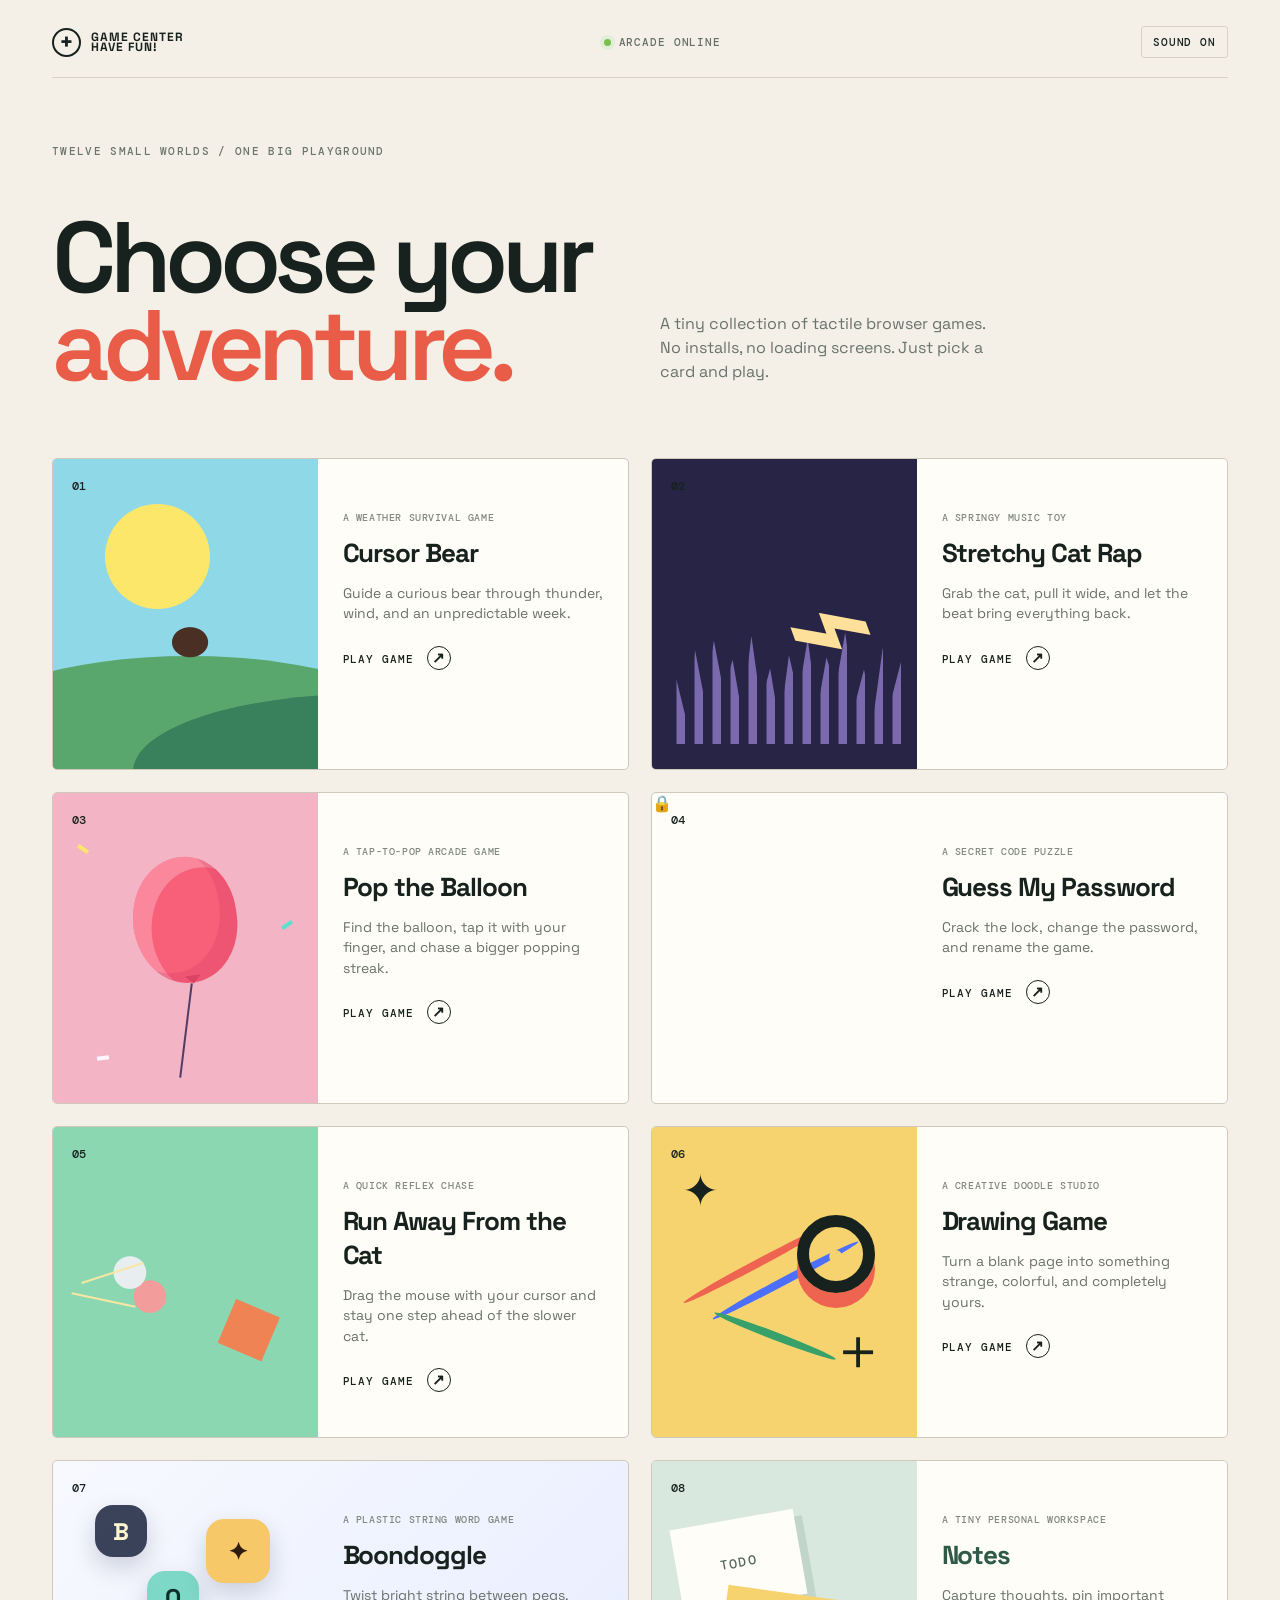
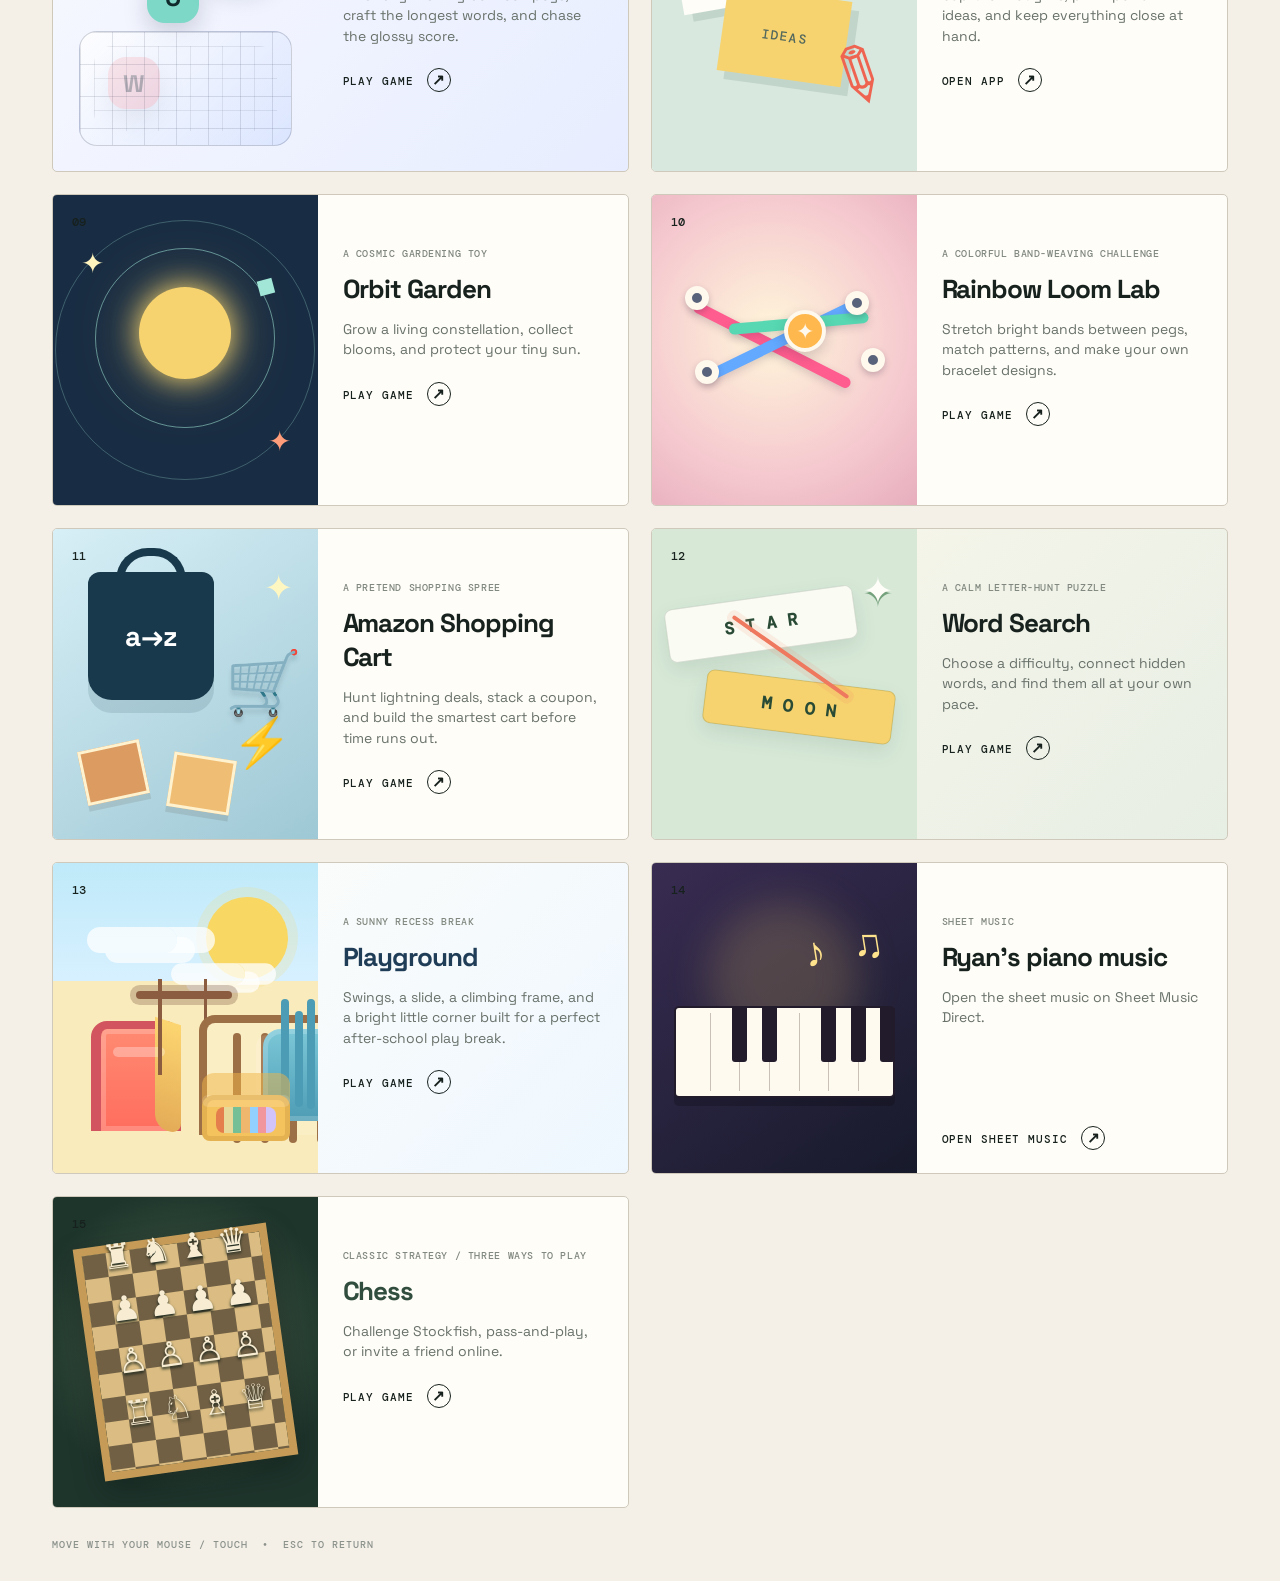
<file: index.html>
<!doctype html>
<html lang="en">
<head>
  <meta charset="utf-8">
  <meta name="viewport" content="width=device-width, initial-scale=1">
  <meta name="google-site-verification" content="t-A-1OxikihT_Ix5k6d9lwrvMaI1qK9BnosCzGaKsL0">
  <title>Game Center Have Fun!  | Free Browser Games</title>
  <meta name="description" content="Play a collection of free browser games, from word search and drawing to arcade challenges. No installs required.">
  <meta property="og:type" content="website">
  <meta property="og:title" content="Game Center Have Fun!">
  <meta property="og:description" content="A collection of small browser games. Choose an adventure and play for free.">
  <meta name="chess-websocket-url" content="wss://game-center-chess.onrender.com">
  <link rel="preconnect" href="https://fonts.googleapis.com">
  <link rel="preconnect" href="https://fonts.gstatic.com" crossorigin>
  <link href="https://fonts.googleapis.com/css2?family=DM+Mono:wght@400;500&family=Space+Grotesk:wght@400;500;600;700&display=swap" rel="stylesheet">
  <link rel="stylesheet" href="styles.css?v=20261127-last-move-1">
</head>
<body>
  <main class="app-shell">
    <header class="topbar">
      <button class="brand" data-action="menu" aria-label="Back to game menu"><span class="brand-mark">+</span><span>GAME CENTER<br>HAVE FUN!</span></button>
      <div class="status"><span class="status-dot"></span><span id="statusText">ARCADE ONLINE</span></div>
      <button class="sound-button" data-action="sound" aria-label="Toggle sound">SOUND <span id="soundState">ON</span></button>
    </header>
    <section id="menuView" class="view menu-view">
      <div class="menu-intro"><p class="eyebrow">TWELVE SMALL WORLDS / ONE BIG PLAYGROUND</p><h1>Choose your<br><em>adventure.</em></h1><p class="intro-copy">A tiny collection of tactile browser games. No installs, no loading screens. Just pick a card and play.</p></div>
      <div class="game-grid">
        <button class="game-card bear-card" data-game="bear"><span class="card-number">01</span><span class="card-art bear-art"><span class="sun"></span><span class="hill hill-one"></span><span class="hill hill-two"></span><span class="mini-bear">●</span></span><span class="card-info"><span class="card-kicker">A WEATHER SURVIVAL GAME</span><strong>Cursor Bear</strong><span>Guide a curious bear through thunder, wind, and an unpredictable week.</span><span class="card-cta">PLAY GAME <b>↗</b></span></span></button>
        <button class="game-card cat-card" data-game="cat"><span class="card-number">02</span><span class="card-art cat-art"><span class="equalizer"></span><span class="mini-cat">⌁</span></span><span class="card-info"><span class="card-kicker">A SPRINGY MUSIC TOY</span><strong>Stretchy Cat Rap</strong><span>Grab the cat, pull it wide, and let the beat bring everything back.</span><span class="card-cta">PLAY GAME <b>↗</b></span></span></button>
        <button class="game-card balloon-card" data-game="balloon"><span class="card-number">03</span><span class="card-art balloon-art"><span class="mini-balloon"></span><span class="balloon-string"></span><span class="confetti confetti-one"></span><span class="confetti confetti-two"></span><span class="confetti confetti-three"></span></span><span class="card-info"><span class="card-kicker">A TAP-TO-POP ARCADE GAME</span><strong>Pop the Balloon</strong><span>Find the balloon, tap it with your finger, and chase a bigger popping streak.</span><span class="card-cta">PLAY GAME <b>↗</b></span></span></button>
        <button class="game-card password-card" data-game="guess"><span class="card-number">04</span><span class="card-art password-art"><span class="lock-icon">🔒</span><span class="pass-line pass-one"></span><span class="pass-line pass-two"></span></span><span class="card-info"><span class="card-kicker">A SECRET CODE PUZZLE</span><strong>Guess My Password</strong><span>Crack the lock, change the password, and rename the game.</span><span class="card-cta">PLAY GAME <b>↗</b></span></span></button>
        <button class="game-card runaway-card" data-game="runaway"><span class="card-number">05</span><span class="card-art runaway-art"><span class="mini-mouse">●</span><span class="mini-chaser">◆</span><span class="mouse-trail trail-one"></span><span class="mouse-trail trail-two"></span></span><span class="card-info"><span class="card-kicker">A QUICK REFLEX CHASE</span><strong>Run Away From the Cat</strong><span>Drag the mouse with your cursor and stay one step ahead of the slower cat.</span><span class="card-cta">PLAY GAME <b>↗</b></span></span></button>
        <button class="game-card drawing-card" data-game="drawing"><span class="card-number">06</span><span class="card-art drawing-art"><span class="drawing-spark spark-one">✦</span><span class="drawing-spark spark-two">＋</span><span class="drawing-line line-one"></span><span class="drawing-line line-two"></span><span class="drawing-brush">●</span></span><span class="card-info"><span class="card-kicker">A CREATIVE DOODLE STUDIO</span><strong>Drawing Game</strong><span>Turn a blank page into something strange, colorful, and completely yours.</span><span class="card-cta">PLAY GAME <b>↗</b></span></span></button>
        <button class="game-card boondoggle-card" data-game="boondoggle"><span class="card-number">07</span><span class="card-art boondoggle-art"><span class="boon-glyph boon-a">B</span><span class="boon-glyph boon-b">O</span><span class="boon-glyph boon-c">✦</span><span class="boon-glyph boon-d">W</span><span class="boon-grid"></span></span><span class="card-info"><span class="card-kicker">A PLASTIC STRING WORD GAME</span><strong>Boondoggle</strong><span>Twist bright string between pegs, craft the longest words, and chase the glossy score.</span><span class="card-cta">PLAY GAME <b>↗</b></span></span></button>
        <button class="game-card notes-card" data-game="notes"><span class="card-number">08</span><span class="card-art notes-art"><span class="note-paper paper-one">TODO</span><span class="note-paper paper-two">IDEAS</span><span class="note-pencil">✎</span></span><span class="card-info"><span class="card-kicker">A TINY PERSONAL WORKSPACE</span><strong>Notes</strong><span>Capture thoughts, pin important ideas, and keep everything close at hand.</span><span class="card-cta">OPEN APP <b>↗</b></span></span></button>
        <button class="game-card orbit-card" data-game="orbit"><span class="card-number">09</span><span class="card-art orbit-art"><span class="orbit-sun"></span><span class="orbit-ring ring-one"></span><span class="orbit-ring ring-two"></span><span class="orbit-moon">◆</span><span class="orbit-star star-one">✦</span><span class="orbit-star star-two">✦</span></span><span class="card-info"><span class="card-kicker">A COSMIC GARDENING TOY</span><strong>Orbit Garden</strong><span>Grow a living constellation, collect blooms, and protect your tiny sun.</span><span class="card-cta">PLAY GAME <b>↗</b></span></span></button>
        <button class="game-card loom-card" data-game="loom"><span class="card-number">10</span><span class="card-art loom-art"><span class="loom-thread thread-one"></span><span class="loom-thread thread-two"></span><span class="loom-thread thread-three"></span><span class="loom-peg peg-a"></span><span class="loom-peg peg-b"></span><span class="loom-peg peg-c"></span><span class="loom-peg peg-d"></span><span class="loom-bead">✦</span></span><span class="card-info"><span class="card-kicker">A COLORFUL BAND-WEAVING CHALLENGE</span><strong>Rainbow Loom Lab</strong><span>Stretch bright bands between pegs, match patterns, and make your own bracelet designs.</span><span class="card-cta">PLAY GAME <b>↗</b></span></span></button>
        <button class="game-card amazon-card" data-game="amazon"><span class="card-number">11</span><span class="card-art amazon-art"><span class="amazon-bag">a→z</span><span class="amazon-spark spark-left">✦</span><span class="amazon-spark spark-right">⚡</span><span class="amazon-box box-one"></span><span class="amazon-box box-two"></span><span class="amazon-cart">🛒</span></span><span class="card-info"><span class="card-kicker">A PRETEND SHOPPING SPREE</span><strong>Amazon Shopping Cart</strong><span>Hunt lightning deals, stack a coupon, and build the smartest cart before time runs out.</span><span class="card-cta">PLAY GAME <b>↗</b></span></span></button>
        <button class="game-card wordsearch-card" data-game="wordsearch"><span class="card-number">12</span><span class="card-art wordsearch-art"><span class="wordsearch-letters letters-one">S T A R</span><span class="wordsearch-letters letters-two">M O O N</span><span class="wordsearch-string"></span><span class="wordsearch-mark">✦</span></span><span class="card-info"><span class="card-kicker">A CALM LETTER-HUNT PUZZLE</span><strong>Word Search</strong><span>Choose a difficulty, connect hidden words, and find them all at your own pace.</span><span class="card-cta">PLAY GAME <b>↗</b></span></span></button>
        <button class="game-card playground-card" data-game="playground"><span class="card-number">13</span><span class="card-art playground-art" aria-hidden="true"><span class="playground-sun"></span><span class="playground-cloud cloud-one"></span><span class="playground-cloud cloud-two"></span><span class="playground-slide"></span><span class="playground-swing"></span><span class="playground-frame"></span><span class="playground-climber"></span><span class="playground-sandbox"></span></span><span class="card-info"><span class="card-kicker">A SUNNY RECESS BREAK</span><strong>Playground</strong><span>Swings, a slide, a climbing frame, and a bright little corner built for a perfect after-school play break.</span><span class="card-cta">PLAY GAME <b>↗</b></span></span></button>
        <a class="game-card piano-card" href="https://www.sheetmusicdirect.com/se/ID_No/507284/Product.aspx?srsltid=AYCX9vJabnYSfv512--ifmcqlb2jAwF0oGG0wJr8dA0E_DD7b9T65IRt" target="_blank" rel="noopener noreferrer"><span class="card-number">14</span><span class="card-art piano-art" aria-hidden="true"><span class="piano-glow"></span><span class="piano-mini-keys"><i></i><i></i><i></i><i></i><i></i><i></i><i></i></span><span class="piano-notes">♪ ♫</span></span><span class="card-info"><span class="card-kicker">SHEET MUSIC</span><strong>Ryan's piano music</strong><span>Open the sheet music on Sheet Music Direct.</span><span class="card-cta">OPEN SHEET MUSIC <b>↗</b></span></span></a>
        <button class="game-card chess-card" data-game="chess"><span class="card-number">15</span><span class="card-art chess-art" aria-hidden="true"><span class="chess-card-board">♜ ♞ ♝ ♛<br>♟ ♟ ♟ ♟<br>♙ ♙ ♙ ♙<br>♖ ♘ ♗ ♕</span><span class="chess-card-glow"></span></span><span class="card-info"><span class="card-kicker">CLASSIC STRATEGY / THREE WAYS TO PLAY</span><strong>Chess</strong><span>Challenge Stockfish, pass-and-play, or invite a friend online.</span><span class="card-cta">PLAY GAME <b>↗</b></span></span></button>
      </div>
      <p class="menu-foot">MOVE WITH YOUR MOUSE / TOUCH &nbsp;•&nbsp; ESC TO RETURN</p>
    </section>
    <section id="gameView" class="view game-view hidden">
      <div class="game-heading"><button class="back-button" data-action="menu">← MENU</button><div><p id="gameKicker" class="eyebrow">NOW PLAYING</p><h2 id="gameTitle">Game</h2></div><div class="game-heading-actions"><button id="undoButton" class="undo-button hidden" type="button" disabled>UNDO</button><button id="resetButton" class="reset-button">RESET <span>R</span></button></div></div>
      <div class="canvas-wrap"><canvas id="gameCanvas" width="1000" height="700"></canvas><div id="gameHint" class="canvas-hint"></div></div>
      <section id="chessPanel" class="chess-panel hidden" aria-label="Chess game">
        <div class="chess-board-column"><p class="chess-instructions">Select a piece to see its legal moves, then choose a highlighted square.</p><div class="chess-board" id="chessBoard" role="grid" aria-label="Chess board"></div></div>
        <aside class="chess-sidebar">
          <div class="chess-players">
            <label class="chess-player"><span class="chess-player-label">PLAY MODE</span><select id="chessMode" aria-label="Chess play mode"><option value="ai">Play Stockfish</option><option value="local">Local 2-player</option><option value="online">Online 2-player</option></select></label>
            <label class="chess-player black-player"><span class="chess-player-label">BLACK / STOCKFISH</span><input id="blackPlayerName" type="text" maxlength="24" value="Stockfish AI" aria-label="AI player name"></label>
            <label class="chess-player white-player"><span class="chess-player-label">WHITE / MOVES FIRST</span><input id="whitePlayerName" type="text" maxlength="24" value="Player 1" aria-label="White player name"></label>
          </div>
          <p id="chessTurn" class="chess-turn" aria-live="polite"></p>
          <div id="chessAiControls">
            <div class="chess-engine-controls">
              <label class="chess-skill-control" for="chessSkill"><span>AI SKILL</span><input id="chessSkill" type="range" min="0" max="20" value="10"><output id="chessSkillValue" for="chessSkill">10 / 20</output></label>
              <button id="chessHintButton" type="button" disabled>SHOW HINT</button>
            </div>
            <p id="chessEngineStatus" class="chess-engine-status" aria-live="polite">Loading Stockfish…</p>
            <p id="chessHintMessage" class="chess-hint-message" aria-live="polite"></p>
            <a class="chess-engine-credit" href="chess-engine/Copying.txt" target="_blank" rel="noopener noreferrer">Stockfish 19 Lite · GPL v3</a>
          </div>
          <div id="chessOnlineControls" class="chess-online-controls hidden">
            <div id="chessOnlineLobby" class="chess-online-lobby">
              <label class="chess-online-field">YOUR NAME<input id="onlinePlayerName" type="text" maxlength="24" value="Player 1" autocomplete="nickname"></label>
              <button id="chessCreateRoom" type="button">CREATE ROOM</button>
              <label class="chess-online-field">ROOM CODE<input id="chessJoinCode" type="text" maxlength="6" placeholder="ABC123" autocomplete="off"></label>
              <button id="chessJoinRoom" type="button">JOIN ROOM</button>
            </div>
            <button id="chessReconnectRoom" class="hidden" type="button">RECONNECT</button>
            <div id="chessOnlineRoom" class="chess-online-room hidden"><span>ROOM CODE</span><strong id="chessOnlineRoomCode"></strong><button id="chessLeaveRoom" type="button">LEAVE ROOM</button></div>
            <p id="chessOnlineStatus" class="chess-online-status" aria-live="polite">Create a room or enter a code to join a friend.</p>
          </div>
          <p class="chess-piece-key"><strong>PIECE GUIDE</strong><span>♔ King</span><span>♕ Queen</span><span>♖ Rook</span><span>♗ Bishop</span><span>♘ Knight</span><span>♙ Pawn</span></p>
          <section class="chess-moves" aria-labelledby="chessMovesTitle"><h3 id="chessMovesTitle">MOVE HISTORY</h3><div id="chessMoveList" class="chess-move-list" aria-live="polite"></div></section>
          <div id="chessPromotion" class="chess-promotion hidden" aria-label="Choose a promotion piece"></div>
          <div id="chessResult" class="chess-result hidden" role="status"><strong id="chessResultTitle"></strong><span id="chessResultDetail"></span><button id="chessNewGame" type="button">PLAY AGAIN</button></div>
        </aside>
      </section>
    </section>
    <section id="notesView" class="view notes-view hidden" aria-labelledby="notesTitle">
      <div class="notes-appbar"><div><p class="eyebrow">PERSONAL WORKSPACE / LOCAL ONLY</p><h2 id="notesTitle">Notes</h2></div><div class="notes-actions"><button id="newNoteButton" class="notes-primary" type="button">＋ NEW NOTE</button><span id="saveStatus" class="save-status">ALL CHANGES SAVED</span></div></div>
      <div class="notes-layout">
        <aside class="notes-sidebar" aria-label="Notes list"><div class="notes-search"><label for="notesSearch">SEARCH NOTES</label><input id="notesSearch" type="search" placeholder="Search by title or text..." autocomplete="off"></div><div class="notes-filter-row"><span id="notesCount">0 NOTES</span><button id="pinnedFilter" type="button" aria-pressed="false">☆ PINNED</button></div><div id="notesList" class="notes-list"></div></aside>
        <article class="note-editor" aria-label="Note editor"><div class="editor-toolbar"><button id="pinNoteButton" type="button" aria-pressed="false">☆ PIN</button><label class="color-picker" for="noteColor">COLOR <input id="noteColor" type="color" value="#f6d36f"></label><button id="deleteNoteButton" class="delete-note" type="button">DELETE</button></div><input id="noteTitleInput" class="note-title-input" type="text" placeholder="Note title" maxlength="80"><textarea id="noteBodyInput" class="note-body-input" placeholder="Start writing..." spellcheck="true"></textarea><div class="editor-footer"><span id="noteMeta">NEW NOTE</span><button id="exportNoteButton" type="button">DOWNLOAD .TXT ↓</button></div></article>
      </div>
    </section>
  </main>
  <script src="app.js?v=20261127-last-move-1"></script>
</body>
</html>
</file>
<file: styles.css>
:root { --ink:#17211d; --paper:#f4f0e7; --line:#d9d3c7; --lime:#d8ef63; --coral:#ff715b; --blue:#8ed8e7; }
* { box-sizing:border-box; }
body { margin:0; min-width:320px; background:var(--paper); color:var(--ink); font-family:"Space Grotesk",sans-serif; }
button { font:inherit; color:inherit; cursor:pointer; }
.app-shell { max-width:1260px; min-height:100vh; margin:auto; padding:26px 42px 30px; }
.topbar { display:flex; align-items:center; justify-content:space-between; border-bottom:1px solid var(--line); padding-bottom:19px; }
.brand { display:flex; align-items:center; gap:10px; background:none; border:0; padding:0; font-size:12px; font-weight:700; line-height:.86; letter-spacing:.08em; text-align:left; }
.brand-mark { display:grid; place-items:center; width:29px; height:29px; border:2px solid var(--ink); border-radius:50%; font-size:24px; line-height:1; }
.status,.sound-button { font:500 11px "DM Mono",monospace; letter-spacing:.08em; }
.status { color:#667068; }.status-dot { display:inline-block; width:7px; height:7px; margin-right:8px; border-radius:50%; background:#79bf4e; box-shadow:0 0 0 4px #e1edd6; }
.sound-button { background:none; border:1px solid var(--line); padding:8px 11px; border-radius:3px; }
.sound-button:hover,.reset-button:hover,.back-button:hover,.undo-button:hover { background:#fff; }
.view { padding-top:66px; }.menu-intro { display:grid; grid-template-columns:1fr 1fr; align-items:end; gap:40px; }.eyebrow { margin:0 0 16px; color:#6c756d; font:500 11px "DM Mono",monospace; letter-spacing:.12em; }.menu-intro h1 { grid-column:1; margin:0; font-size:clamp(54px,8vw,100px); line-height:.88; letter-spacing:-.065em; font-weight:600; }.menu-intro h1 em { color:#e85c48; font-style:normal; }.intro-copy { grid-column:2; max-width:340px; margin:0 0 6px; color:#69736c; font-size:16px; line-height:1.5; }
.auth-view { min-height:calc(100vh - 72px); display:grid; place-items:center; padding:30px 0 70px; }.auth-panel { width:min(100%, 520px); padding:48px 0; }.auth-panel h1 { margin:0; font-size:clamp(54px,8vw,92px); line-height:.88; letter-spacing:-.065em; font-weight:600; }.auth-panel h1 em { color:#e85c48; font-style:normal; }.auth-copy { margin:25px 0 38px; color:#69736c; font-size:16px; }.auth-form label { display:block; margin-bottom:9px; color:#6c756d; font:500 11px "DM Mono",monospace; letter-spacing:.12em; }.auth-input-row { display:flex; gap:10px; }.auth-input-row input { min-width:0; flex:1; border:1px solid #bdb6a9; border-radius:3px; background:#fffdf8; padding:14px 15px; color:var(--ink); font:500 18px "DM Mono",monospace; letter-spacing:.14em; outline:none; }.auth-input-row input:focus { border-color:var(--coral); box-shadow:0 0 0 3px rgba(255,113,91,.16); }.auth-input-row button { border:1px solid var(--ink); border-radius:3px; background:var(--ink); color:var(--paper); padding:0 20px; font:500 11px "DM Mono",monospace; letter-spacing:.08em; }.auth-input-row button:hover { background:var(--coral); border-color:var(--coral); }.auth-error { min-height:18px; margin:12px 0 0; color:#c44738; font:500 12px "DM Mono",monospace; }
.game-grid { display:grid; grid-template-columns:repeat(2,minmax(0,1fr)); gap:22px; margin-top:68px; }.game-card { position:relative; display:grid; grid-template-columns:46% 54%; min-height:310px; padding:0; overflow:hidden; border:1px solid #cfc9bc; border-radius:5px; background:#fffdf8; color:inherit; text-align:left; text-decoration:none; transition:transform .25s ease,box-shadow .25s ease; }.game-card:hover { transform:translateY(-6px); box-shadow:8px 10px 0 #d8d1c2; }.game-card:focus-visible { outline:3px solid rgba(255,113,91,.45); outline-offset:2px; }.card-number { position:absolute; z-index:2; top:19px; left:19px; font:500 12px "DM Mono",monospace; }.card-art { position:relative; min-height:310px; overflow:hidden; }.bear-art { background:var(--blue); }.cat-art { background:#272446; }.sun { position:absolute; width:105px; height:105px; border-radius:50%; top:45px; left:52px; background:#fce76b; }.hill { position:absolute; bottom:-42px; width:175%; height:155px; border-radius:50% 50% 0 0; }.hill-one { left:-95px; background:#5aa76d; }.hill-two { left:80px; bottom:-80px; background:#39805c; }.mini-bear { position:absolute; left:116px; bottom:87px; color:#4a3024; font-size:70px; transform:scaleX(1.2); }.equalizer { position:absolute; inset:auto 15px 25px; height:120px; background:repeating-linear-gradient(90deg,transparent 0 9px,#7a69ac 10px 18px); clip-path:polygon(0 72%,4% 46%,8% 78%,12% 22%,16% 63%,20% 14%,24% 55%,28% 30%,32% 75%,36% 10%,40% 66%,44% 37%,48% 85%,52% 26%,56% 60%,60% 12%,64% 72%,68% 28%,72% 52%,76% 7%,80% 68%,84% 38%,88% 77%,92% 20%,96% 60%,100% 30%,100% 100%,0 100%); }.mini-cat { position:absolute; top:70px; left:50%; color:#ffe09b; font-size:150px; transform:rotate(-20deg); }
.card-info { display:flex; flex-direction:column; align-items:flex-start; padding:52px 25px 23px; }.card-kicker { color:#80887f; font:500 10px "DM Mono",monospace; letter-spacing:.06em; }.card-info strong { margin:12px 0 13px; font-size:26px; letter-spacing:-.04em; }.card-info > span:not(.card-kicker):not(.card-cta) { color:#68716a; font-size:14px; line-height:1.45; }.card-cta { margin-top:auto; padding-top:22px; font:500 11px "DM Mono",monospace; letter-spacing:.08em; }.card-cta b { display:inline-grid; place-items:center; width:24px; height:24px; margin-left:6px; border:1px solid currentColor; border-radius:50%; font-size:15px; }
.menu-foot { margin:30px 0 0; color:#8b918b; font:500 10px "DM Mono",monospace; letter-spacing:.1em; }.playground-card { background:linear-gradient(135deg,#fffef9,#eef7ff); }.playground-card .card-info strong { color:#203d58; }.playground-art { background:linear-gradient(180deg,#bfeaf9 0%,#d7f0ff 38%,#f9ebbb 38%,#f9ebbb 100%); }.playground-sun { position:absolute; right:30px; top:34px; width:82px; height:82px; border-radius:50%; background:#f9d763; box-shadow:0 0 0 10px rgba(249,215,99,.18); }.playground-cloud { position:absolute; width:90px; height:26px; border-radius:30px; background:rgba(255,255,255,.75); box-shadow:18px 10px 0 rgba(255,255,255,.7), 38px 0 0 rgba(255,255,255,.75); }.cloud-one { top:64px; left:34px; }.cloud-two { top:98px; left:110px; transform:scale(.82); }.playground-slide { position:absolute; left:38px; bottom:42px; width:90px; height:110px; border:8px solid #d1545f; border-left-width:10px; border-bottom:none; border-radius:16px 16px 0 0; background:linear-gradient(180deg,#ff8a72,#ff6d5e); box-shadow:inset 0 0 0 5px rgba(255,255,255,.2); }.playground-slide::before { content:""; position:absolute; right:-8px; bottom:0; width:26px; height:110px; background:linear-gradient(180deg,#fcd570,#e4ab57); border-radius:0 0 12px 12px; transform:skewY(18deg); }.playground-slide::after { content:""; position:absolute; left:12px; top:18px; width:52px; height:10px; border-radius:8px; background:rgba(255,255,255,.3); }.playground-swing { position:absolute; right:76px; bottom:98px; width:116px; height:96px; }.playground-swing::before { content:""; position:absolute; left:10px; right:10px; top:12px; height:8px; border-radius:8px; background:#8b5c3f; box-shadow:0 0 0 6px rgba(115,82,65,.3); }.playground-swing::after { content:""; position:absolute; inset:0; background:linear-gradient(90deg,transparent 0 28%, #8b5c3f 28% 31%, transparent 31% 67%, #8b5c3f 67% 70%, transparent 70% 100%); border-radius:10px; }.playground-frame { position:absolute; left:146px; bottom:38px; width:138px; height:120px; border:8px solid #9d6f46; border-bottom:none; border-radius:16px 16px 0 0; background:rgba(255,255,255,.15); }.playground-frame::before, .playground-frame::after { content:""; position:absolute; width:8px; height:110px; background:#9d6f46; border-radius:6px; }.playground-frame::before { left:26px; top:10px; box-shadow:28px 0 0 #9d6f46, 56px 0 0 #9d6f46, 84px 0 0 #9d6f46; }.playground-frame::after { left:50%; top:20px; width:8px; height:78px; transform:translateX(-50%); box-shadow:0 0 0 8px rgba(255,255,255,.1); }.playground-climber { position:absolute; left:210px; bottom:52px; width:78px; height:92px; border-radius:18px; background:linear-gradient(180deg,#7cc8d8,#4d9cb5); box-shadow:inset 0 0 0 5px rgba(255,255,255,.18); }.playground-climber::before, .playground-climber::after { content:""; position:absolute; top:-30px; left:18px; width:8px; height:110px; background:#4d9cb5; border-radius:6px; box-shadow:26px 0 0 #4d9cb5, 52px 0 0 #4d9cb5; }.playground-climber::after { left:32px; top:-18px; width:8px; height:96px; box-shadow:32px 0 0 #4d9cb5; }.playground-sandbox { position:absolute; right:28px; bottom:32px; width:88px; height:46px; border-radius:12px 12px 8px 8px; background:#f5c35d; box-shadow:inset 0 0 0 5px rgba(143,89,26,.16), 0 -22px 0 rgba(242,182,70,.5); }.playground-sandbox::before { content:""; position:absolute; inset:0 0 auto; height:12px; border-radius:12px; background:rgba(255,255,255,.15); }.playground-sandbox::after { content:""; position:absolute; left:14px; right:14px; top:12px; bottom:8px; border-radius:8px; background:linear-gradient(90deg,#e47f4d 0 14%, #e7d99a 14% 28%, #74bf95 28% 42%, #efb66d 42% 56%, #92d0ff 56% 70%, #f1969d 70% 84%, #d2c4f8 84% 100%); }.hidden { display:none !important; }.game-view { padding-top:30px; }.game-heading { display:flex; align-items:center; justify-content:space-between; margin-bottom:20px; }.game-heading h2 { margin:0; font-size:34px; letter-spacing:-.05em; }.game-heading .eyebrow { margin-bottom:5px; }.back-button,.reset-button,.undo-button { border:1px solid var(--line); background:transparent; border-radius:3px; padding:10px 13px; font:500 11px "DM Mono",monospace; letter-spacing:.07em; }.undo-button:disabled { opacity:.45; cursor:not-allowed; }.game-heading-actions { display:flex; gap:8px; }.reset-button span { color:#8b918b; }.canvas-wrap { position:relative; width:100%; max-width:1000px; margin:auto; border:1px solid #cfc9bc; border-radius:4px; overflow:hidden; background:#171a2b; box-shadow:10px 12px 0 #ddd6c9; }.canvas-wrap canvas { display:block; width:100%; height:auto; }.canvas-hint { position:absolute; bottom:17px; left:50%; transform:translateX(-50%); padding:10px 14px; color:#fff; background:rgba(20,18,35,.78); border-radius:4px; font:500 11px "DM Mono",monospace; letter-spacing:.04em; pointer-events:none; opacity:1; transition:opacity .5s; }.canvas-hint.fade { opacity:0; }
@media (max-width:760px) { .app-shell { padding:18px 18px 24px; }.menu-intro { display:block; }.menu-intro h1 { font-size:62px; }.intro-copy { margin-top:24px; }.auth-panel { padding:25px 0 60px; }.auth-input-row { align-items:stretch; flex-direction:column; }.auth-input-row button { min-height:45px; }.game-grid { grid-template-columns:1fr; margin-top:45px; gap:17px; }.game-card { min-height:245px; grid-template-columns:40% 60%; }.card-art { min-height:245px; }.mini-bear { left:65px; bottom:67px; }.sun { left:30px; }.card-info { padding:38px 18px 18px; }.card-info strong { font-size:22px; }.playground-card .card-info strong { font-size:22px; }.game-heading h2 { font-size:25px; }.game-heading { gap:10px; }.back-button,.reset-button,.undo-button { padding:9px 8px; font-size:10px; }.game-heading-actions { gap:5px; }.status { display:none; } }

.balloon-art { background:#f3b4c5; }
.mini-balloon { position:absolute; top:64px; left:50%; width:104px; height:126px; border-radius:52% 48% 50% 50%; background:#f85f79; transform:translateX(-50%) rotate(-8deg); box-shadow:inset -16px -12px 0 rgba(188,48,92,.2),inset 17px 13px 0 rgba(255,255,255,.25); }
.mini-balloon::after { content:""; position:absolute; bottom:-9px; left:44px; border:8px solid transparent; border-top-color:#db4265; }
.balloon-string { position:absolute; top:190px; left:50%; width:2px; height:95px; background:#513d63; transform:rotate(7deg); }
.confetti { position:absolute; width:12px; height:4px; background:#fce76b; transform:rotate(35deg); }
.confetti-one { top:54px; left:24px; }.confetti-two { top:130px; right:25px; background:#5ce0d0; transform:rotate(-35deg); }.confetti-three { bottom:43px; left:44px; background:#fff7ff; transform:rotate(-8deg); }
.canvas-wrap canvas { touch-action:none; }
.runaway-art { background:#8bd7b2; }
.mini-mouse { position:absolute; top:92px; left:54px; color:#e8edf0; font-size:76px; text-shadow:20px 24px 0 #f39c9c; }
.mini-chaser { position:absolute; right:38px; bottom:58px; color:#ef8354; font-size:88px; transform:rotate(-22deg); }
.mouse-trail { position:absolute; width:65px; height:2px; background:#f8e7a2; transform:rotate(-18deg); }
.trail-one { top:145px; left:27px; }.trail-two { top:172px; left:18px; transform:rotate(12deg); }
.drawing-art { background:#f6d36f; }
.drawing-spark { position:absolute; color:#17211d; font-size:44px; }
.spark-one { top:36px; left:30px; }.spark-two { right:30px; bottom:48px; font-size:58px; }
.drawing-line { position:absolute; height:8px; border-radius:50%; transform:rotate(-28deg); }
.line-one { width:165px; top:133px; left:22px; background:#ef6351; box-shadow:18px 28px 0 #4c6fff; }
.line-two { width:130px; top:205px; left:58px; background:#38a169; transform:rotate(21deg); }
.drawing-brush { position:absolute; right:42px; top:88px; display:grid; place-items:center; width:78px; height:78px; border:12px solid #17211d; border-radius:50%; color:#f6d36f; font-size:30px; box-shadow:0 15px 0 #ef6351; }
.boondoggle-card { background:linear-gradient(135deg,#f8f9ff,#e7edff); }
.boon-glyph { position:absolute; display:grid; place-items:center; width:52px; height:52px; border-radius:18px; background:rgba(18,28,54,.82); color:#fff6d0; font:700 24px "Space Grotesk",sans-serif; box-shadow:0 10px 24px rgba(18,28,54,.18); }
.boon-a { top:44px; left:42px; }
.boon-b { top:110px; left:94px; background:#7dd8c8; color:#102b2b; }
.boon-c { right:48px; top:58px; width:64px; height:64px; background:#f6c868; color:#2e1d0d; }
.boon-d { bottom:62px; left:55px; background:#f0a6b2; color:#2d1420; }
.boon-grid { position:absolute; inset:170px 26px 25px; border-radius:18px; border:1px solid rgba(24,34,63,.2); background:linear-gradient(135deg, rgba(255,255,255,.8), rgba(190,210,255,.4)); }
.boon-grid::before, .boon-grid::after { content:""; position:absolute; inset:0; background-image:linear-gradient(rgba(18,28,54,.12) 1px, transparent 1px), linear-gradient(90deg, rgba(18,28,54,.12) 1px, transparent 1px); background-size:32px 32px; border-radius:18px; }
.boon-grid::after { inset:14px; opacity:.7; }
.notes-view { padding-top:36px; }
.notes-appbar { display:flex; align-items:flex-end; justify-content:space-between; gap:24px; margin-bottom:28px; }
.notes-appbar h2 { margin:0; font-size:clamp(42px,6vw,72px); line-height:.9; letter-spacing:-.07em; }
.notes-actions { display:flex; align-items:center; gap:18px; }
.notes-primary { border:1px solid var(--ink); border-radius:4px; background:var(--ink); color:var(--paper); padding:12px 15px; font:500 11px "DM Mono",monospace; letter-spacing:.06em; }
.notes-primary:hover { background:var(--coral); border-color:var(--coral); }
.save-status,.notes-filter-row,#notesCount,.note-meta { color:#7d877f; font:500 10px "DM Mono",monospace; letter-spacing:.06em; }
.notes-layout { display:grid; grid-template-columns:minmax(230px, 29%) 1fr; min-height:620px; border:1px solid #d5cfc3; border-radius:6px; overflow:hidden; background:#fffdf8; box-shadow:10px 12px 0 #ddd6c9; }
.notes-sidebar { border-right:1px solid #e3ddd2; background:#f5f1e8; }
.notes-search { padding:20px 18px 13px; }
.notes-search label { display:block; margin-bottom:8px; color:#778178; font:500 10px "DM Mono",monospace; letter-spacing:.08em; }
.notes-search input { width:100%; border:1px solid #d1c9bb; border-radius:4px; outline:0; background:#fffdf8; padding:11px 12px; color:var(--ink); font:14px "Space Grotesk",sans-serif; }
.notes-search input:focus,.note-title-input:focus,.note-body-input:focus { border-color:var(--coral); box-shadow:0 0 0 3px rgba(255,113,91,.13); }
.notes-filter-row { display:flex; align-items:center; justify-content:space-between; padding:8px 18px 13px; }
.notes-filter-row button,.editor-toolbar button,.editor-footer button { border:0; background:transparent; color:#6f7971; padding:4px 0; font:500 10px "DM Mono",monospace; letter-spacing:.05em; }
.notes-filter-row button:hover,.editor-toolbar button:hover,.editor-footer button:hover { color:var(--coral); }
.notes-list { display:flex; flex-direction:column; gap:2px; padding:0 8px 16px; }
.note-list-item { position:relative; display:block; width:100%; border:0; border-left:3px solid var(--note-accent); border-radius:3px; background:transparent; padding:13px 12px 12px; color:var(--ink); text-align:left; }
.note-list-item:hover,.note-list-item.selected { background:#fffdf8; }
.note-list-item.selected { box-shadow:inset 3px 0 0 var(--note-accent); }
.note-list-item strong { display:block; max-width:90%; overflow:hidden; font-size:14px; text-overflow:ellipsis; white-space:nowrap; }
.note-item-top { display:flex; justify-content:space-between; gap:10px; }
.note-list-item > span:not(.note-item-top) { display:block; overflow:hidden; margin-top:5px; color:#7b857d; font-size:12px; text-overflow:ellipsis; white-space:nowrap; }
.note-list-item small { display:block; margin-top:9px; color:#a0a69f; font:10px "DM Mono",monospace; }
.empty-notes { padding:16px 12px; color:#89928a; font-size:13px; }
.note-editor { display:flex; min-width:0; flex-direction:column; padding:19px 28px 22px; background:#fffdf8; }
.editor-toolbar { display:flex; align-items:center; gap:18px; min-height:27px; }
.editor-toolbar .delete-note { margin-left:auto; color:#bf5b4d; }
.color-picker { display:flex; align-items:center; gap:8px; color:#7d877f; font:500 10px "DM Mono",monospace; letter-spacing:.06em; }
.color-picker input { width:24px; height:24px; padding:0; border:0; background:transparent; cursor:pointer; }
.note-title-input { width:100%; border:1px solid transparent; border-radius:4px; outline:0; margin-top:33px; padding:8px 5px; color:var(--ink); background:transparent; font:600 clamp(30px,4vw,52px) "Space Grotesk",sans-serif; letter-spacing:-.06em; }
.note-body-input { flex:1; width:100%; min-height:340px; resize:none; border:1px solid transparent; border-radius:4px; outline:0; padding:10px 5px; color:#536057; background:transparent; font:17px/1.7 "Space Grotesk",sans-serif; }
.editor-footer { display:flex; justify-content:space-between; align-items:center; border-top:1px solid #ebe5da; padding-top:15px; }
.editor-footer span { color:#a0a69f; font:500 10px "DM Mono",monospace; letter-spacing:.06em; }
.notes-card .card-info strong { color:#2f5948; }.notes-art { background:#d8e8df; }.note-paper { position:absolute; display:grid; place-items:center; width:125px; height:86px; color:#52675d; background:#fffdf8; box-shadow:8px 8px 0 rgba(34,75,57,.12); font:500 13px "DM Mono",monospace; letter-spacing:.1em; transform:rotate(-10deg); }.paper-one { top:58px; left:24px; }.paper-two { top:132px; left:70px; transform:rotate(8deg); background:#f6d36f; }.note-pencil { position:absolute; right:28px; bottom:48px; color:#ef6351; font-size:74px; transform:rotate(26deg); }
@media (max-width:760px) { .notes-view { padding-top:26px; }.notes-appbar { align-items:flex-start; flex-direction:column; gap:18px; margin-bottom:20px; }.notes-actions { width:100%; justify-content:space-between; }.notes-layout { display:flex; min-height:calc(100vh - 190px); flex-direction:column; box-shadow:6px 8px 0 #ddd6c9; }.notes-sidebar { border-right:0; border-bottom:1px solid #e3ddd2; }.notes-list { display:grid; grid-template-columns:repeat(2,minmax(0,1fr)); max-height:240px; overflow:auto; }.note-editor { min-height:410px; padding:16px 18px 18px; }.note-title-input { margin-top:20px; font-size:34px; }.note-body-input { min-height:230px; font-size:16px; }.save-status { font-size:9px; }.notes-card .card-info strong { font-size:22px; } }
@media (max-width:430px) { .notes-list { grid-template-columns:1fr; max-height:205px; }.notes-search { padding:14px 14px 9px; }.notes-filter-row { padding:7px 14px 10px; }.notes-appbar h2 { font-size:52px; }.notes-primary { padding:11px 12px; }.editor-toolbar { gap:11px; }.color-picker { margin-left:auto; }.note-editor .delete-note { display:none; }.editor-footer button { font-size:9px; } }

.chess-art { display:grid; place-items:center; background:radial-gradient(circle at 50% 46%,#4c624b,#1e352c 72%); }
.chess-art::before { position:absolute; inset:38px 35px; border:8px solid #c69b58; background:repeating-conic-gradient(#dbbd83 0% 25%,#716044 0% 50%) 0 0 / 48px 48px; box-shadow:0 12px 30px rgba(0,0,0,.26); content:""; transform:rotate(-8deg); }
.chess-card-board { position:relative; z-index:1; color:#f8edd3; font:500 clamp(20px,3vw,34px)/1.55 Georgia,serif; text-align:center; text-shadow:0 2px 3px #16231b; transform:rotate(-8deg); }
.chess-card .card-info strong { color:#314d3d; }
.chess-panel { position:relative; display:grid; grid-template-columns:minmax(0,1.25fr) minmax(255px,.75fr); align-items:start; gap:20px; max-width:1100px; margin:auto; padding:20px; border:1px solid #cfc9bc; border-radius:5px; background:#ebe5d8; box-shadow:10px 12px 0 #ddd6c9; }
.chess-board-column { min-width:0; }
.chess-instructions { margin:0 0 10px; color:#657064; font:500 11px "DM Mono",monospace; line-height:1.5; }
.chess-board { display:grid; grid-template-columns:repeat(8,minmax(0,1fr)); width:100%; overflow:hidden; aspect-ratio:1; border:8px solid #4d3b2c; border-radius:3px; box-shadow:0 4px 14px rgba(40,31,21,.18); }
.chess-square { position:relative; display:grid; place-items:center; min-width:0; aspect-ratio:1; padding:0; border:0; border-radius:0; }
.chess-square:focus-visible { z-index:1; outline:3px solid #e85c48; outline-offset:-3px; }
.light-square { background:#eee2c7; }.dark-square { background:#76906c; }
.chess-piece { z-index:1; font:clamp(25px,5vw,58px)/1 Georgia,"Times New Roman",serif; user-select:none; }
.white-piece { color:#fffaf0; text-shadow:0 1px 1px #544c40,1px 2px 2px rgba(30,26,20,.55); }
.black-piece { color:#242522; text-shadow:0 1px 0 rgba(255,255,255,.25); }
.square-coordinate { position:absolute; z-index:2; left:3px; bottom:2px; color:rgba(31,35,29,.65); font:500 clamp(7px,1vw,10px) "DM Mono",monospace; line-height:1; pointer-events:none; }
.dark-square .square-coordinate { color:rgba(255,250,235,.78); }
.selected-square { box-shadow:inset 0 0 0 4px #f4cf4f; }
.hint-from-square { box-shadow:inset 0 0 0 4px #f3a83b; }
.hint-to-square { background:#f4d84e; box-shadow:inset 0 0 0 5px #f3a83b; }
.legal-square { background:#f4d84e; }
.legal-square::after { position:absolute; width:24%; height:24%; border-radius:50%; background:rgba(61,56,35,.38); content:""; }
.capture-square { background:#f4d84e; box-shadow:inset 0 0 0 5px rgba(220,89,61,.85); }
.checked-square { background:#e66a55; }
.last-move-square { background-image:linear-gradient(rgba(244,207,79,.34),rgba(244,207,79,.34)); outline:3px solid rgba(202,157,24,.9); outline-offset:-3px; }
.chess-sidebar { display:flex; min-width:0; flex-direction:column; gap:14px; }
.chess-players { display:flex; flex-direction:column; gap:9px; }
.chess-player { display:flex; flex-direction:column; gap:5px; padding:10px 12px; border:1px solid #d5cebf; border-radius:4px; background:#fffdf8; }
.chess-player-label,.chess-piece-key strong,.chess-moves h3 { color:#7a8178; font:500 10px "DM Mono",monospace; letter-spacing:.1em; }
.chess-player input { width:100%; border:0; outline:0; background:transparent; color:#202d24; font:600 16px "Space Grotesk",sans-serif; }
.chess-player select { width:100%; border:0; outline:0; background:transparent; color:#202d24; font:600 14px "Space Grotesk",sans-serif; }
.chess-player input:focus { box-shadow:0 2px 0 #d9b945; }
.chess-turn { margin:0; padding:12px; border-radius:4px; background:#263c30; color:#f6f0df; font:500 13px "DM Mono",monospace; }
#chessAiControls { display:flex; flex-direction:column; gap:14px; }
.chess-engine-controls { display:grid; grid-template-columns:minmax(0,1fr) auto; align-items:center; gap:9px; }
.chess-skill-control { display:grid; grid-template-columns:auto 1fr auto; align-items:center; gap:9px; min-width:0; color:#667168; font:500 10px "DM Mono",monospace; letter-spacing:.08em; }
.chess-skill-control input { width:100%; min-width:55px; accent-color:#d1ad35; }
.chess-skill-control output { color:#263c30; font-size:11px; }
.chess-engine-controls button { border:1px solid #bca84f; border-radius:3px; background:#f4d84e; padding:10px 12px; font:500 10px "DM Mono",monospace; letter-spacing:.06em; }
.chess-engine-controls button:disabled { opacity:.5; cursor:not-allowed; }
.chess-engine-status,.chess-hint-message { margin:-7px 0 0; color:#68716a; font:11px "DM Mono",monospace; line-height:1.45; }
.chess-hint-message:empty { display:none; }
.chess-engine-credit { margin-top:-7px; color:#85897f; font:10px "DM Mono",monospace; text-decoration:none; }
.chess-engine-credit:hover { text-decoration:underline; }
.chess-online-controls { display:flex; flex-direction:column; gap:10px; padding:12px; border:1px solid #d5cebf; border-radius:4px; background:#fffdf8; }
.chess-online-lobby { display:grid; grid-template-columns:1fr 1fr; gap:8px; }
.chess-online-field { display:flex; min-width:0; flex-direction:column; gap:5px; color:#7a8178; font:500 10px "DM Mono",monospace; letter-spacing:.08em; }
.chess-online-field input { width:100%; min-width:0; border:1px solid #d5cebf; border-radius:3px; padding:9px; color:#202d24; background:#fff; font:600 14px "Space Grotesk",sans-serif; letter-spacing:normal; }
.chess-online-controls button { min-height:36px; border:1px solid #bca84f; border-radius:3px; padding:8px 10px; color:#263c30; background:#f4d84e; font:500 10px "DM Mono",monospace; letter-spacing:.05em; }
.chess-online-controls button:disabled { opacity:.5; cursor:not-allowed; }
.chess-online-room { display:flex; align-items:center; gap:8px; }
.chess-online-room > span { color:#7a8178; font:500 10px "DM Mono",monospace; letter-spacing:.08em; }
.chess-online-room > strong { flex:1; color:#263c30; font:600 20px "DM Mono",monospace; letter-spacing:.15em; }
.chess-online-room > button { padding:8px; }
.chess-online-status { margin:0; color:#68716a; font:11px "DM Mono",monospace; line-height:1.45; }
.chess-piece-key { display:grid; grid-template-columns:repeat(3,minmax(0,1fr)); gap:8px 4px; margin:0; padding:12px; border:1px solid #d5cebf; border-radius:4px; background:#f7f3e9; }
.chess-piece-key strong { grid-column:1/-1; margin-bottom:2px; }
.chess-piece-key span { color:#535c52; font-size:12px; }
.chess-piece-key span::first-letter { color:#293a2b; font-size:17px; }
.chess-moves { min-height:130px; overflow:hidden; border:1px solid #d5cebf; border-radius:4px; background:#fffdf8; }
.chess-moves h3 { margin:0; padding:11px 12px; border-bottom:1px solid #e5dfd3; }
.chess-move-list { max-height:240px; overflow:auto; padding:6px 12px; font:13px "DM Mono",monospace; }
.chess-empty-history { margin:8px 0; color:#92988e; font:12px "Space Grotesk",sans-serif; }
.chess-move-row { display:grid; grid-template-columns:32px 1fr 1fr; gap:5px; padding:6px 0; border-bottom:1px solid #f0ece4; }
.move-number { color:#a0a296; }
.chess-promotion { display:grid; grid-template-columns:repeat(2,minmax(0,1fr)); gap:7px; padding:10px; border:1px solid #d2bd67; border-radius:4px; background:#fff4bb; }
.chess-promotion button,.chess-result button { border:1px solid #c8b45f; border-radius:3px; background:#fffdf8; padding:8px 6px; font:500 12px "DM Mono",monospace; }
.chess-promotion button:hover,.chess-result button:hover { background:#f4d84e; }
.chess-result { position:absolute; z-index:4; inset:0; display:flex; align-items:center; justify-content:center; flex-direction:column; gap:14px; padding:24px; background:rgba(22,34,27,.82); color:#fff9e9; text-align:center; }
.chess-result strong { font-size:clamp(32px,6vw,58px); letter-spacing:-.05em; }
.chess-result span { font:500 13px "DM Mono",monospace; }
.chess-result button { margin-top:5px; padding:12px 18px; border-color:#f4d84e; background:#f4d84e; color:#202a20; }
@media (max-width:760px) {
  .chess-panel { grid-template-columns:1fr; gap:14px; padding:12px; box-shadow:6px 8px 0 #ddd6c9; }
  .chess-board { border-width:5px; }
  .chess-piece { font-size:clamp(28px,9vw,54px); }
  .chess-sidebar { display:grid; grid-template-columns:1fr 1fr; align-items:start; }
  .chess-players,.chess-moves,#chessAiControls { grid-column:1/-1; }
  .chess-turn,.chess-piece-key { min-height:100%; }
  .chess-move-list { max-height:170px; }
}
.orbit-art { background:#182c43; }
.orbit-sun { position:absolute; top:92px; left:50%; width:92px; height:92px; border-radius:50%; background:#f6d36f; box-shadow:0 0 28px #f6d36f,0 0 65px rgba(246,211,111,.42); transform:translateX(-50%); }
.orbit-ring { position:absolute; left:50%; border:1px solid rgba(161,230,214,.55); border-radius:50%; transform:translateX(-50%); }
.ring-one { top:53px; width:180px; height:180px; }.ring-two { top:25px; width:260px; height:260px; border-color:rgba(161,230,214,.28); }
.orbit-moon { position:absolute; top:72px; left:calc(50% + 72px); color:#a1e6d6; font-size:28px; transform:rotate(30deg); }
.orbit-star { position:absolute; color:#fff4bd; font-size:28px; }.star-one { top:50px; left:28px; }.star-two { right:27px; bottom:46px; color:#ff9c7a; }
.loom-art { background:radial-gradient(circle at 45% 45%,#fff6da 0,#f5c9cf 62%,#e7aebd 100%); }
.loom-thread { position:absolute; height:11px; border-radius:99px; transform-origin:left center; box-shadow:0 3px 8px rgba(57,34,66,.18); }
.thread-one { top:105px; left:42px; width:175px; background:#ff5d8f; transform:rotate(27deg); }
.thread-two { top:179px; left:50px; width:177px; background:#62a9ff; transform:rotate(-26deg); }
.thread-three { top:129px; left:77px; width:140px; background:#57d8b2; transform:rotate(-5deg); }
.loom-peg { position:absolute; width:24px; height:24px; border:7px solid #fff8ec; border-radius:50%; background:#59627b; box-shadow:0 3px 6px rgba(57,34,66,.25); }
.peg-a { top:91px; left:33px; }.peg-b { top:165px; left:43px; }.peg-c { top:153px; right:32px; }.peg-d { top:96px; right:48px; }
.loom-bead { position:absolute; top:115px; left:50%; display:grid; place-items:center; width:42px; height:42px; border:4px solid #fff8ec; border-radius:50%; color:#fff8ec; background:#ffb84d; font-size:22px; box-shadow:0 5px 13px rgba(57,34,66,.2); }
.amazon-art { background:linear-gradient(145deg,#d7eff6,#9ec8d5); }
.amazon-bag { position:absolute; top:43px; left:35px; display:grid; place-items:center; width:126px; height:128px; border-radius:12px 12px 24px 24px; color:#fff; background:#18394b; font:700 28px "Space Grotesk",sans-serif; box-shadow:0 13px 0 rgba(28,67,82,.13); }
.amazon-bag::before { content:""; position:absolute; top:-24px; width:54px; height:43px; border:8px solid #18394b; border-bottom:0; border-radius:32px 32px 0 0; }
.amazon-spark { position:absolute; color:#fff7c2; font-size:35px; }.spark-left { top:37px; right:25px; }.spark-right { right:26px; bottom:66px; color:#ffbf49; font-size:48px; }
.amazon-box { position:absolute; z-index:1; width:63px; height:55px; border:3px solid #fff2cf; background:#dc9b61; box-shadow:0 6px 0 rgba(73,54,40,.13); }.box-one { left:29px; bottom:39px; transform:rotate(-12deg); }.box-two { left:117px; bottom:28px; background:#efbd74; transform:rotate(9deg); }.amazon-cart { position:absolute; right:16px; top:114px; z-index:2; font-size:62px; filter:drop-shadow(0 5px 2px rgba(31,55,67,.16)); }
.wordsearch-card { background:linear-gradient(135deg,#fbf8ec,#e7eee4); }.wordsearch-art { background:#d7e8d7; }
.piano-card { color:inherit; text-decoration:none; }.piano-art { background:linear-gradient(145deg,#392c52,#171a2b); }.piano-glow { position:absolute; top:40px; left:50%; width:150px; height:150px; border-radius:50%; background:rgba(255,215,112,.18); filter:blur(20px); transform:translateX(-50%); }.piano-mini-keys { position:absolute; right:22px; bottom:75px; left:22px; display:flex; height:92px; padding:5px; border:2px solid #211b2b; border-radius:5px; background:#fffaf0; box-shadow:0 8px 0 rgba(0,0,0,.2); }.piano-mini-keys i { position:relative; flex:1; border-right:1px solid #c9c1b6; }.piano-mini-keys i:last-child { border-right:0; }.piano-mini-keys i:nth-child(2)::before,.piano-mini-keys i:nth-child(3)::before,.piano-mini-keys i:nth-child(5)::before,.piano-mini-keys i:nth-child(6)::before,.piano-mini-keys i:nth-child(7)::before { position:absolute; z-index:1; top:-5px; right:-8px; width:15px; height:54px; border-radius:0 0 3px 3px; background:#211b2b; content:""; }.piano-notes { position:absolute; top:57px; right:25px; color:#ffe28c; font-size:42px; letter-spacing:8px; transform:rotate(-9deg); }
.wordsearch-letters { position:absolute; display:flex; align-items:center; justify-content:center; gap:7px; width:190px; height:54px; border:1px solid rgba(48,83,58,.18); border-radius:8px; color:#294b36; background:rgba(255,253,248,.88); box-shadow:0 8px 20px rgba(34,75,57,.1); font:600 17px "DM Mono",monospace; letter-spacing:.04em; }
.letters-one { top:68px; left:14px; transform:rotate(-8deg); }.letters-two { top:151px; left:52px; transform:rotate(7deg); background:#f6d36f; }
.wordsearch-string { position:absolute; top:126px; left:68px; width:141px; height:4px; border-radius:9px; background:#ef795e; transform:rotate(35deg); box-shadow:0 0 0 5px rgba(239,121,94,.12); }
.wordsearch-mark { position:absolute; top:38px; right:23px; color:#fffdf8; font-size:38px; text-shadow:0 3px 0 #75a17c; }
</file>
